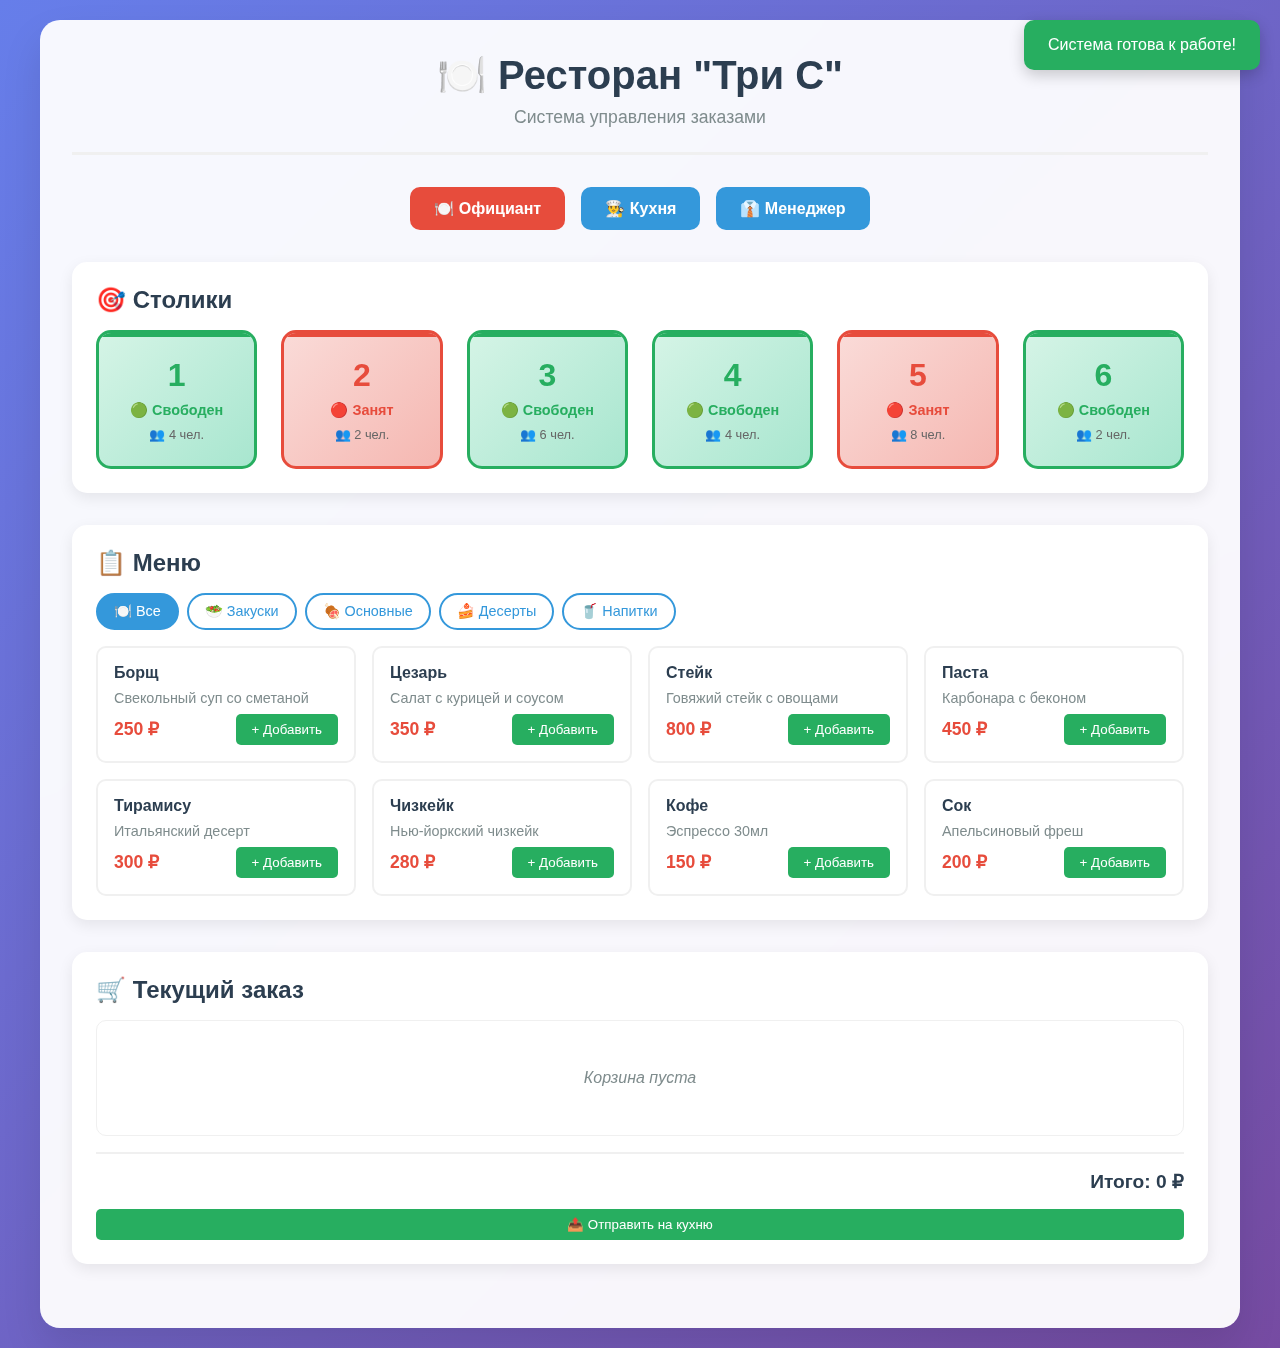
<file: index.html>
<!DOCTYPE html>
<html lang="ru">
<head>
    <meta charset="UTF-8">
    <meta name="viewport" content="width=device-width, initial-scale=1.0">
    <title>Ресторан "Три С" - Система заказов</title>
    <link rel="stylesheet" href="css/style.css">
</head>
<body>
    <div class="container">
        <!-- ШАПКА -->
        <div class="header">
            <h1>🍽️ Ресторан "Три С"</h1>
            <p>Система управления заказами</p>
        </div>
        
        <!-- ПАНЕЛЬ УПРАВЛЕНИЯ -->
        <div class="control-panel">
            <button class="role-btn active" data-role="waiter">🍽️ Официант</button>
            <button class="role-btn" data-role="cook">👨‍🍳 Кухня</button>
            <button class="role-btn" data-role="manager">👔 Менеджер</button>
        </div>
        
        <!-- ИНТЕРФЕЙС ОФИЦИАНТА -->
        <div id="waiter-interface">
            <div class="section">
                <h2>🎯 Столики</h2>
                <div class="table-grid" id="tableGrid">
                    <!-- Столики загрузятся здесь -->
                </div>
            </div>
            
            <div class="section">
                <h2>📋 Меню</h2>
                <div class="menu-categories" id="menuCategories">
                    <!-- Категории меню -->
                </div>
                <div class="dishes-grid" id="dishesGrid">
                    <!-- Блюда загрузятся здесь -->
                </div>
            </div>
            
            <div class="section">
                <h2>🛒 Текущий заказ</h2>
                <div class="cart-items" id="cartItems">
                    <!-- Товары в корзине -->
                </div>
                <div class="cart-total">
                    Итого: <span id="cartTotal">0</span> ₽
                </div>
                <button class="action-btn" onclick="sendOrder()" style="width: 100%; margin-top: 1rem;">
                    📤 Отправить на кухню
                </button>
            </div>
        </div>
        
        <!-- ИНТЕРФЕЙС КУХНИ -->
        <div id="cook-interface" class="hidden">
            <div class="section">
                <h2>👨‍🍳 Заказы на кухне</h2>
                <div id="kitchenOrders">
                    <!-- Заказы для кухни -->
                </div>
            </div>
        </div>
        
        <!-- ИНТЕРФЕЙС МЕНЕДЖЕРА -->
        <div id="manager-interface" class="hidden">
            <div class="section">
                <h2>📊 Статистика</h2>
                <div class="stats-grid">
                    <div class="stat-card">
                        <div class="stat-value" id="totalRevenue">0 ₽</div>
                        <div class="stat-label">Выручка сегодня</div>
                    </div>
                    <div class="stat-card">
                        <div class="stat-value" id="totalOrders">0</div>
                        <div class="stat-label">Заказов сегодня</div>
                    </div>
                    <div class="stat-card">
                        <div class="stat-value" id="occupiedTables">0</div>
                        <div class="stat-label">Занято столиков</div>
                    </div>
                </div>
            </div>
            
            <div class="section">
                <h2>📈 Популярные блюда</h2>
                <div id="popularDishes">
                    <!-- Популярные блюда -->
                </div>
            </div>
        </div>
    </div>
    
    <!-- УВЕДОМЛЕНИЯ -->
    <div class="notification" id="notification">
        Сообщение системы
    </div>

    <!-- ПОДКЛЮЧЕНИЕ JS ФАЙЛОВ -->
    <script src="data/config.js"></script>
    <script src="js/tables.js"></script>
    <script src="js/menu.js"></script>
    <script src="js/orders.js"></script>
    <script src="js/roles.js"></script>
    <script src="js/app.js"></script>
</body>
</html>
</file>
<file: css/style.css>
/* СБРОС СТИЛЕЙ */
* {
    margin: 0;
    padding: 0;
    box-sizing: border-box;
}

/* ОСНОВНЫЕ СТИЛИ */
body {
    font-family: 'Arial', sans-serif;
    background: linear-gradient(135deg, #667eea 0%, #764ba2 100%);
    min-height: 100vh;
    padding: 20px;
    color: #333;
}

.container {
    max-width: 1200px;
    margin: 0 auto;
    background: rgba(255, 255, 255, 0.95);
    border-radius: 20px;
    padding: 2rem;
    box-shadow: 0 20px 40px rgba(0,0,0,0.1);
    backdrop-filter: blur(10px);
}

/* ШАПКА */
.header {
    text-align: center;
    margin-bottom: 2rem;
    padding-bottom: 1.5rem;
    border-bottom: 3px solid #f0f0f0;
}

.header h1 {
    color: #2c3e50;
    font-size: 2.5rem;
    margin-bottom: 0.5rem;
}

.header p {
    color: #7f8c8d;
    font-size: 1.1rem;
}

/* ПАНЕЛЬ УПРАВЛЕНИЯ */
.control-panel {
    display: flex;
    gap: 1rem;
    margin-bottom: 2rem;
    flex-wrap: wrap;
    justify-content: center;
}

.role-btn {
    padding: 0.75rem 1.5rem;
    border: none;
    border-radius: 10px;
    background: #3498db;
    color: white;
    font-weight: bold;
    cursor: pointer;
    transition: all 0.3s;
    font-size: 1rem;
}

.role-btn:hover {
    transform: translateY(-2px);
    box-shadow: 0 5px 15px rgba(0,0,0,0.2);
}

.role-btn.active {
    background: #e74c3c;
}

/* СЕКЦИИ */
.section {
    background: white;
    padding: 1.5rem;
    border-radius: 15px;
    margin-bottom: 2rem;
    box-shadow: 0 5px 15px rgba(0,0,0,0.08);
}

.section h2 {
    color: #2c3e50;
    margin-bottom: 1rem;
    display: flex;
    align-items: center;
    gap: 0.5rem;
}

/* СЕТКА СТОЛИКОВ */
.table-grid {
    display: grid;
    grid-template-columns: repeat(auto-fill, minmax(160px, 1fr));
    gap: 1.5rem;
}

.table {
    border: 3px solid;
    border-radius: 15px;
    padding: 1.5rem 1rem;
    text-align: center;
    cursor: pointer;
    transition: all 0.3s ease;
    position: relative;
    overflow: hidden;
}

.table::before {
    content: '';
    position: absolute;
    top: 0;
    left: 0;
    right: 0;
    height: 4px;
    background: currentColor;
}

.table.free {
    border-color: #27ae60;
    color: #27ae60;
    background: linear-gradient(135deg, #d5f4e6, #a8e6cf);
}

.table.occupied {
    border-color: #e74c3c;
    color: #e74c3c;
    background: linear-gradient(135deg, #fadbd8, #f5b7b1);
}

.table:hover {
    transform: translateY(-5px) scale(1.02);
    box-shadow: 0 10px 25px rgba(0,0,0,0.15);
}

.table-number {
    font-size: 2rem;
    font-weight: bold;
    margin-bottom: 0.5rem;
}

.table-status {
    font-size: 0.9rem;
    font-weight: bold;
    margin-bottom: 0.5rem;
}

.table-capacity {
    color: #666;
    font-size: 0.8rem;
}

/* МЕНЮ */
.menu-categories {
    display: flex;
    gap: 0.5rem;
    margin-bottom: 1rem;
    flex-wrap: wrap;
}

.category-btn {
    padding: 0.5rem 1rem;
    border: 2px solid #3498db;
    border-radius: 20px;
    background: white;
    color: #3498db;
    cursor: pointer;
    transition: all 0.3s;
    font-size: 0.9rem;
}

.category-btn.active {
    background: #3498db;
    color: white;
}

.dishes-grid {
    display: grid;
    grid-template-columns: repeat(auto-fill, minmax(250px, 1fr));
    gap: 1rem;
}

.dish-card {
    border: 2px solid #f0f0f0;
    border-radius: 10px;
    padding: 1rem;
    transition: all 0.3s;
    background: white;
}

.dish-card:hover {
    border-color: #3498db;
    transform: translateY(-2px);
}

.dish-name {
    font-weight: bold;
    margin-bottom: 0.5rem;
    color: #2c3e50;
}

.dish-description {
    color: #7f8c8d;
    font-size: 0.9rem;
    margin-bottom: 0.5rem;
}

.dish-footer {
    display: flex;
    justify-content: space-between;
    align-items: center;
}

.dish-price {
    color: #e74c3c;
    font-weight: bold;
    font-size: 1.1rem;
}

.action-btn {
    background: #27ae60;
    color: white;
    border: none;
    border-radius: 5px;
    padding: 0.5rem 1rem;
    cursor: pointer;
    transition: all 0.3s;
}

.action-btn:hover {
    background: #219652;
}

.action-btn:disabled {
    background: #bdc3c7;
    cursor: not-allowed;
}

/* КОРЗИНА */
.cart-items {
    max-height: 300px;
    overflow-y: auto;
    margin-bottom: 1rem;
    border: 1px solid #f0f0f0;
    border-radius: 10px;
    padding: 1rem;
}

.cart-item {
    display: flex;
    justify-content: space-between;
    align-items: center;
    padding: 0.75rem;
    border-bottom: 1px solid #f0f0f0;
}

.cart-item:last-child {
    border-bottom: none;
}

.cart-item-info {
    flex-grow: 1;
}

.cart-item-name {
    font-weight: bold;
}

.cart-item-price {
    color: #e74c3c;
}

.cart-item-controls {
    display: flex;
    align-items: center;
    gap: 0.5rem;
}

.quantity-btn {
    background: #3498db;
    color: white;
    border: none;
    border-radius: 50%;
    width: 25px;
    height: 25px;
    cursor: pointer;
    display: flex;
    align-items: center;
    justify-content: center;
}

.remove-btn {
    background: #e74c3c;
    color: white;
    border: none;
    border-radius: 5px;
    padding: 0.25rem 0.5rem;
    cursor: pointer;
    font-size: 0.8rem;
}

.cart-total {
    text-align: right;
    font-size: 1.2rem;
    font-weight: bold;
    color: #2c3e50;
    padding-top: 1rem;
    border-top: 2px solid #f0f0f0;
}

/* СТАТИСТИКА */
.stats-grid {
    display: grid;
    grid-template-columns: repeat(auto-fit, minmax(200px, 1fr));
    gap: 1rem;
    margin-bottom: 2rem;
}

.stat-card {
    background: linear-gradient(135deg, #667eea, #764ba2);
    color: white;
    padding: 1.5rem;
    border-radius: 10px;
    text-align: center;
}

.stat-value {
    font-size: 2rem;
    font-weight: bold;
    margin-bottom: 0.5rem;
}

.stat-label {
    opacity: 0.9;
}

/* ЗАКАЗЫ НА КУХНЕ */
.kitchen-order {
    border: 2px solid #f39c12;
    border-radius: 10px;
    padding: 1rem;
    margin-bottom: 1rem;
    background: #fef9e7;
}

.kitchen-order-header {
    display: flex;
    justify-content: space-between;
    align-items: center;
    margin-bottom: 1rem;
    padding-bottom: 0.5rem;
    border-bottom: 1px solid #f39c12;
}

.kitchen-order-items {
    margin-bottom: 1rem;
}

.kitchen-order-item {
    display: flex;
    justify-content: space-between;
    padding: 0.5rem 0;
    border-bottom: 1px solid #f0f0f0;
}

/* УВЕДОМЛЕНИЯ */
.notification {
    position: fixed;
    top: 20px;
    right: 20px;
    background: #27ae60;
    color: white;
    padding: 1rem 1.5rem;
    border-radius: 10px;
    box-shadow: 0 5px 15px rgba(0,0,0,0.2);
    transform: translateX(150%);
    transition: transform 0.3s ease;
    z-index: 1000;
}

.notification.show {
    transform: translateX(0);
}

.notification.error {
    background: #e74c3c;
}

/* УТИЛИТЫ */
.hidden {
    display: none !important;
}

.empty-message {
    text-align: center;
    color: #7f8c8d;
    padding: 2rem;
    font-style: italic;
}

/* АДАПТИВНОСТЬ */
@media (max-width: 768px) {
    .container {
        padding: 1rem;
    }
    
    .table-grid {
        grid-template-columns: repeat(auto-fill, minmax(140px, 1fr));
    }
    
    .dishes-grid {
        grid-template-columns: 1fr;
    }
    
    .control-panel {
        flex-direction: column;
    }
    
    .role-btn {
        text-align: center;
    }
    
    .stats-grid {
        grid-template-columns: 1fr;
    }
}
</file>
